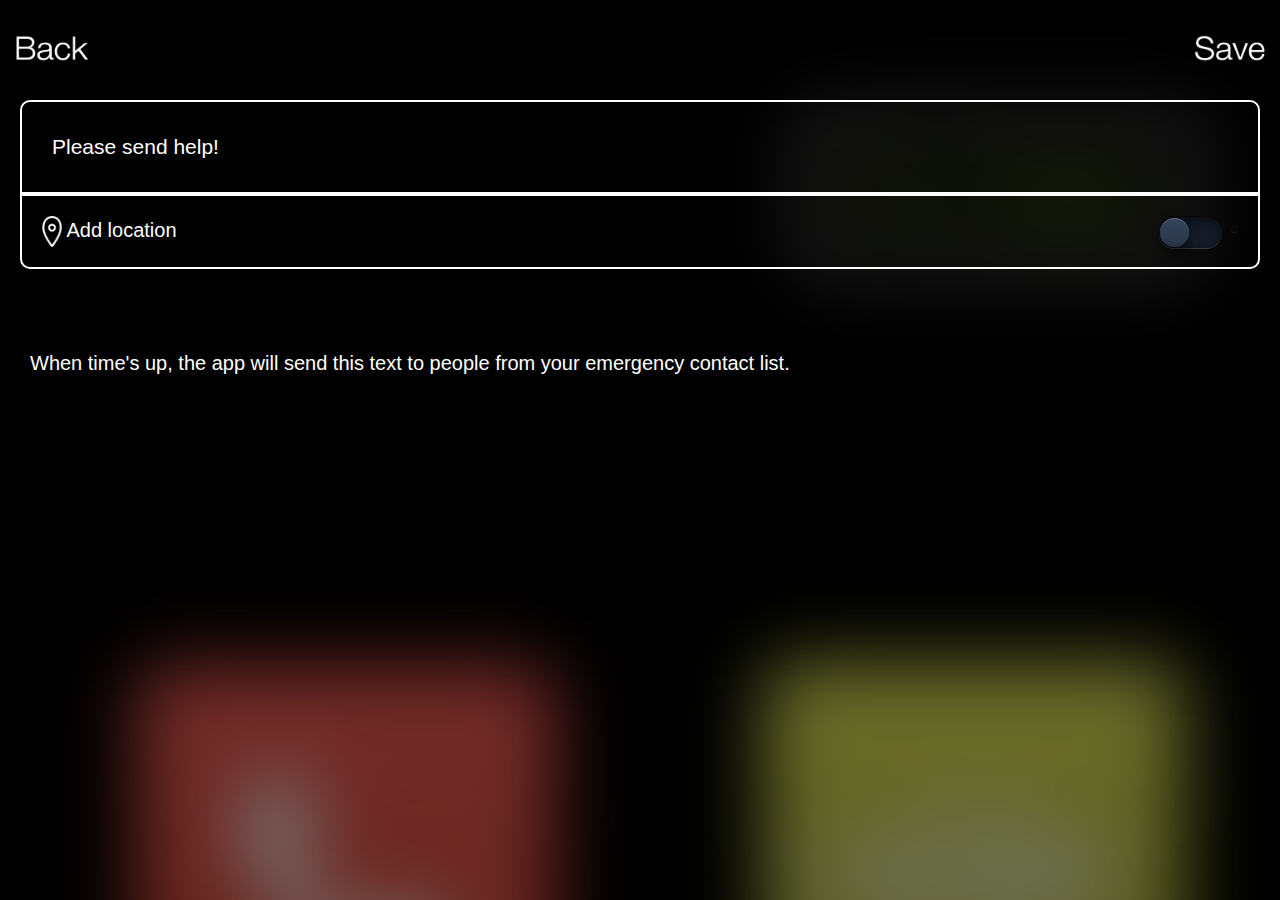
<file: www/edittext.html>
<!DOCTYPE html>
<html>
<head>
<meta charset = "utf-8"/>
	<title>Textedit</title>

<link rel="stylesheet" href="css/bootstrap.min.css">

<link rel="stylesheet" href="css/bootstrap-theme.min.css">

<link rel="stylesheet" href="css/custom.css">


<style>
body {
	background:url(images/bg.jpg) #000000 no-repeat left top;
	background-size: 100%;
}
</style>

<script type="text/javascript">


function saveEdits() {

var usergps = document.getElementById("gpstoggle").checked;

localStorage.GPS = usergps;

var editElem = document.getElementById("edit");

var userVersion = editElem.innerHTML;

localStorage.userEdits = userVersion;

document.getElementById("update").innerHTML="Edits saved!"

localStorage.textcheck = 1;

}

function checkEdits() {
if(localStorage.userEdits!=null){
	if(localStorage.GPS==='true')
	document.getElementById("gpstoggle").checked = true;
	else
	document.getElementById("gpstoggle").checked = false;	
	document.getElementById("edit").innerHTML = localStorage.userEdits;
}
}


</script>

</head>
<body onload="checkEdits()">
<div><image height ="30px"/></div>
<a href = 'setup.html'><img id = "backbutton" align="left" src="images/back.png" width="100" height = "40" padding-top = "10px"/></a>
<div><img id = "savebutton" align = "right" src ="images/save.png" width="100" height = "40" onclick="saveEdits()"/></div>

<div id="edit" contenteditable="true">
Please send help!
</div>
<div id="gps">
<img id = "location" align ="middle" src="images/location.png" width="20px"/>
Add location
<div class="switch" id="togglebutton">
 <input type="checkbox" id = "gpstoggle" name="toggle">
 <label for="toggle"><i></i></label>
 <span></span></div>
</div>

<div id="update"> When time's up, the app will send this text to people from your emergency contact list.</div>


<script src="js/jquery.min.js"></script>
<script src="js/bootstrap.min.js"></script>
</body>
</html>
</file>
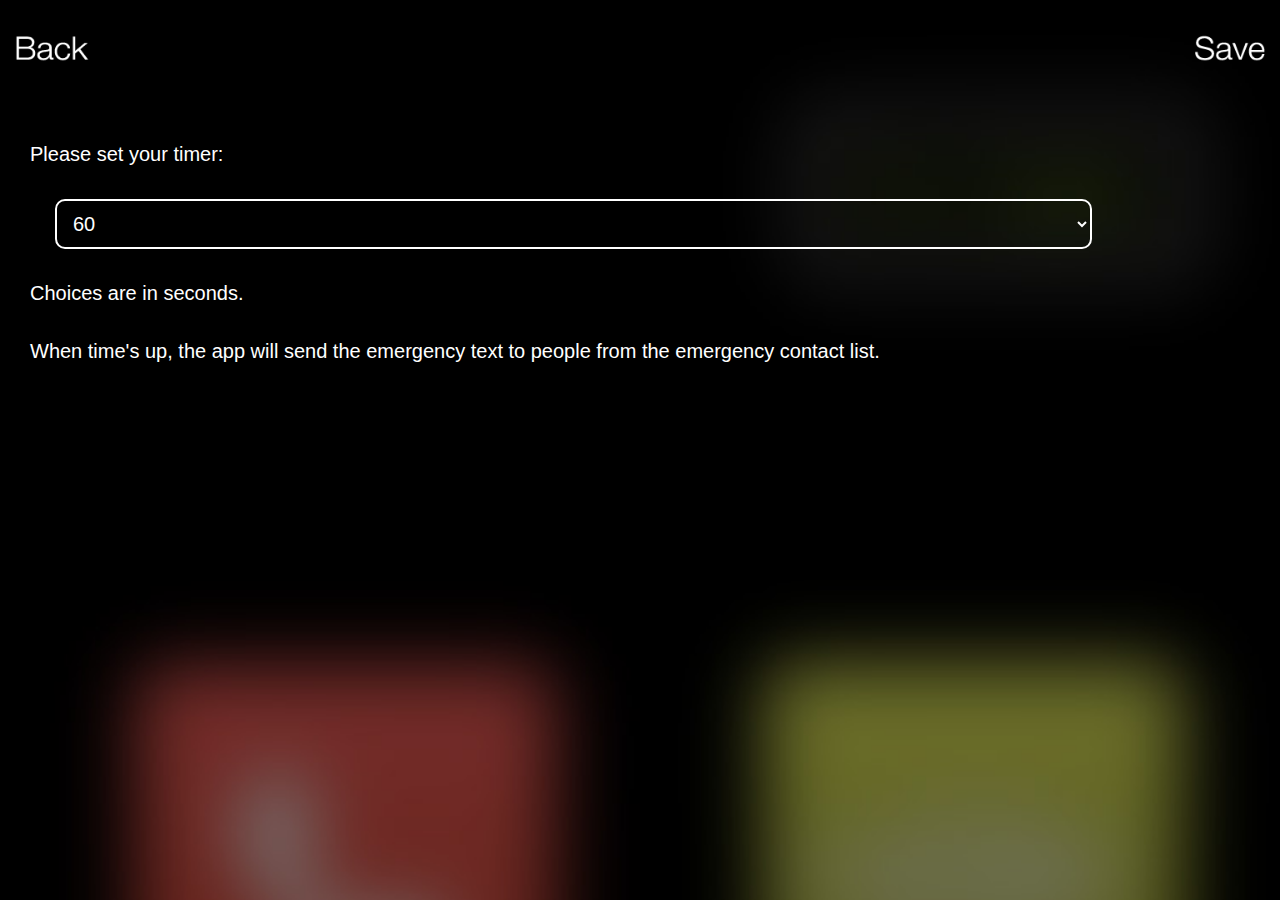
<file: www/edittimer.html>
<!DOCTYPE html>
<html>
<head>
<meta charset = "utf-8"/>
	<title>timer</title>

	<style>
body {
	background:url(images/bg.jpg) #000000 no-repeat left top;
	background-size: 100%;
}
</style>	

<link rel="stylesheet" href="css/bootstrap.min.css">

<link rel="stylesheet" href="css/bootstrap-theme.min.css">

<link rel="stylesheet" href="css/custom.css">

</head>
<body>

<div><image height ="30px"/></div>
<a href = 'setup.html'><img id = "backbutton" align="left" src="images/back.png" width="100" height = "40" padding-top = "10px"/></a>
<div><img id = "savebutton" align = "right" src ="images/save.png" width="100" height = "40" onclick="saveTimer()"/></div>
<div><image height ="30px"/></div>

<div id="timer1"> Please set your timer: </div>


<div class="col-xs-10">
<select class="form-control" id="choices">
  <option>60</option>
  <option>120</option>
  <option>180</option>
  <option>240</option>
  <option>300</option>
</select>
</div>

<div id="timer3">Choices are in seconds.</div>

<div id="timer2"> When time's up, the app will send the emergency text to people from the emergency contact list.</div>

<script type="text/javascript">
function saveTimer(){
var inputTimer = document.getElementById("choices").value;
localStorage.userTimer = inputTimer;
document.getElementById("timer2").innerHTML="Your new timer is " + inputTimer + "  seconds.";
localStorage.timercheck = 1;

}
</script>
<script src="js/jquery.min.js"></script>
<script src="js/bootstrap.min.js"></script>
</body>
</html>
</file>
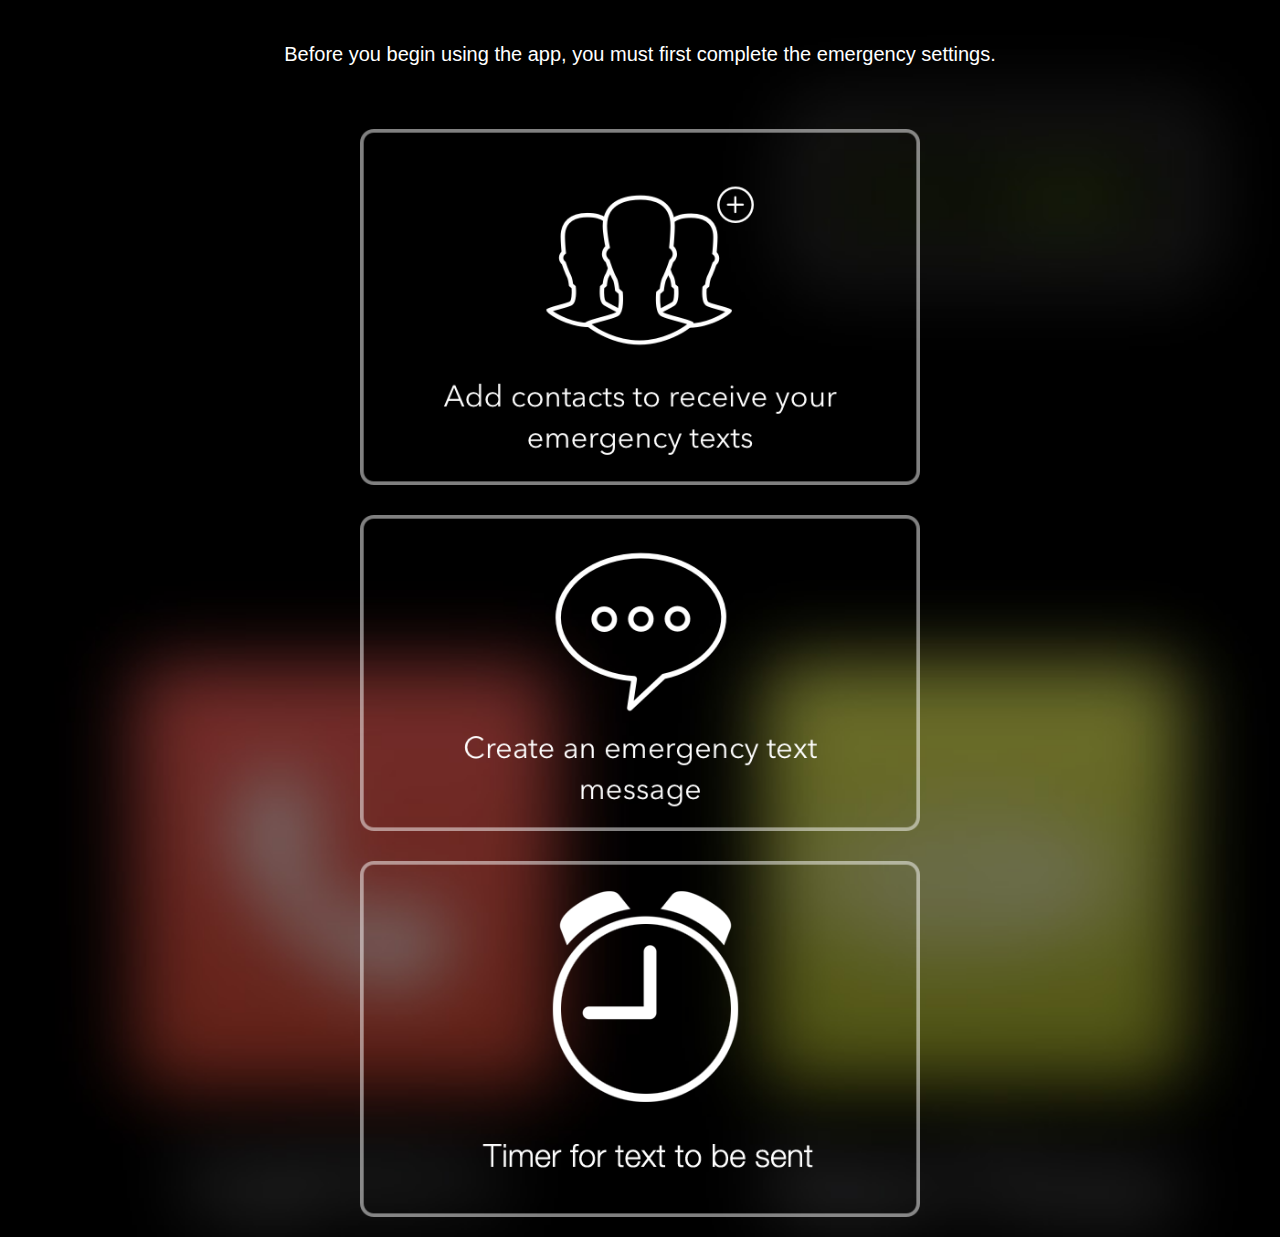
<file: www/setup.html>
<!DOCTYPE html>
<html>
<head>
<meta charset = "utf-8"/>
<meta http-equiv="X-UA-Compatible" content="IE=edge">
<meta name="viewport" content="width=device-width, initial-scale=1">
	<title>Setup</title>

<style>
body {
  background:url(images/bg.jpg) #000000 no-repeat left top;
  background-size: 100%;
}
</style>
<script type="text/javascript">
  function check(){
    if(localStorage.contactcheck==="1"&&localStorage.timercheck==="1"&&localStorage.textcheck==="1"){
    document.getElementById("emergency").style.display = "block";
    document.getElementById("warningtext").style.display = "none";}
  }
</script>

<link rel="stylesheet" href="css/bootstrap.min.css">

<link href="css/jumbotron-narrow.css" rel="stylesheet">

<link rel="stylesheet" href="css/bootstrap-theme.min.css">

<link rel="stylesheet" href="css/custom.css">

</head>
<body onload="check();">

<div id ="warningtext">
  <p> Before you begin using the app, you must first complete the emergency settings.</p>
</div>

<div class="container">

        <div id = "emergency"><center><a href="index.html"><image src = "images/emergency.png" width = "70%"/> </a></center></div>

        <div><image height ="30px"/></div>

        <div id = "contactbutton"><center><a href="addcontact.html"><image src = "images/contact.png" width = "80%"/> </a></center></div>

        <div><image height ="30px"/></div>

        <center><a href="edittext.html"><image src = "images/text.png" width = "80%"/> </a></center>

        <div><image height ="30px"/></div>

        <center><a href="edittimer.html"><image src = "images/timer.png" width = "80%" /> </a></center>

</div> 

</div>


<script src="js/jquery.min.js"></script>
<script src="js/bootstrap.min.js"></script>
</body>
</html>
</file>
<file: www/css/custom.css>
#warningtext{
	color: white;
	padding: 20px 20px ;
	font-size: 20px;
	text-align: center;
}

.ok{
	color: white;	
	font-size: 35px;}


div #activate{
	font-weight: bold;
}

#call911{
	color:white;
	font-size: 20px;	
}

#emergency{
	display:none;
}


#starttimer{
	color:white;
	font-size: 20px;
}

#callbutton{
	margin:20px;
	width:100px;
}

#textbutton{
	margin:20px;
	width:100px;
}

img#add30button{
	padding-top: 20px;
	visibility: hidden;
}


div.countdowntext{
	padding: 40px 40px 20px 40px;
	color:white;
	font-size: 20px;
	
}

div.added30{
	padding: 0px 20px;
	color:white;
	font-size: 20px;
	
}

div.activateblock{
	position: relative;
	top:70px;
}

div#edit{
	color:white;
	padding: 30px;
	font-size: 21px;
	border: 2px solid white;
	border-top-left-radius: 10px;
	border-top-right-radius: 10px;
	margin: 70px 20px 0px 20px;

}

div#gps{
	color:white;
	padding: 20px;
	font-size: 20px;
	border: 2px solid white;
	border-bottom-left-radius: 10px;
	border-bottom-right-radius: 10px;
	margin: 0px 20px 0px 20px;

}

div#update{
color: white;
padding:80px 30px 30px 30px;
font-size: 20px;
}

div#update2{
color: white;
padding:30px 30px 30px 30px;
font-size: 20px;
}

div#timer1{
	color: white;	padding:80px 30px 30px 30px;
	font-size: 20px;
}


div#timer2{
	color: white;
	padding:0px 30px 30px 30px;
	font-size: 20px; -top
	}

div#timer3{
	color: white;
	padding:80px 30px 30px 30px;
	font-size: 20px;}

#contacttable{
color:white;
margin-top: 20px;
margin-bottom: 50px;
border:2px 0px solid white;
font-size: 20px;
}

.contacthover:hover{
color:black;
margin-top: 20px;
border:2px solid white;
font-size: 20px;
}

.contacthover1:hover{
color:black;
margin-top: 20px;
border:2px solid white;
font-size: 20px;
}


.contacthover2:hover{
color:black;
margin-top: 20px;
border:2px solid white;
font-size: 20px;
}


.contacthover3:hover{
color:black;
margin-top: 20px;
border:2px solid white;
font-size: 20px;
}


.contacthover4:hover{
color:black;
margin-top: 20px;
border:2px solid white;
font-size: 20px;
}

#savebutton{
	display:inline;
}

#backbutton{
	display: inline;
}

#safebutton{
	position: absolute;
	right:30px;
}

#setupbutton{
  position: absolute;
  left:30px;
}

p#edit4{
	padding: 50px 30px 0px 30px;
	color:white;
	font-size: 20px;
}


.switch input {
  top: 0;
  right: 0;
  bottom: 0;
  left: 0;
  -ms-filter: "progid:DXImageTransform.Microsoft.Alpha(Opacity=0)";
  filter: alpha(opacity=0);
  -moz-opacity: 0;
  opacity: 0;
  z-index: 100;
  position: absolute;
  width: 100%;
  height: 100%;
  cursor: pointer;
}

.switch {
  float:right;
  width: 80px;
  height: 32px;
  position:relative;
  margin: 0px auto;
  display:inline-block;
}

.switch label {
  display: block;
  width: 80%;
  height: 100%;
  position: relative;
  background: #1F2736; /*#121823*/
  background: linear-gradient(#121823, #161d2b);
  border-radius: 30px 30px 30px 30px;
  box-shadow: inset 0 3px 8px 1px rgba(0,0,0,0.5),  inset 0 1px 0 rgba(0,0,0,0.5),  0 1px 0 rgba(255,255,255,0.2);
  -webkit-transition: all .5s ease;
  transition: all .5s ease;
}

.switch input ~ label i {
  display: block;
  height: 29px;
  width: 29px;
  position: absolute;
  left: 2px;
  top: 2px;
  z-index: 2;
  border-radius: inherit;
  background: #283446; /* Fallback */
  background: linear-gradient(#36455b, #283446);
  box-shadow: inset 0 1px 0 rgba(255,255,255,0.2),  0 0 8px rgba(0,0,0,0.3),  0 12px 12px rgba(0,0,0,0.4);
  -webkit-transition: all .5s ease;
  transition: all .5s ease;
}

.switch label + span {
  content: "";
  display: inline-block;
  position: absolute;
  right: 0px;
  top: 9px;
  width: 7px;
  height: 7px;
  border-radius: 10px;
  background: #283446;
  background: gradient-gradient(#36455b, #283446);
  box-shadow: inset 0 1px 0 rgba(0,0,0,0.2),  0 1px 0 rgba(255,255,255,0.1),  0 0 10px rgba(185,231,253,0),  inset 0 0 8px rgba(0,0,0,0.9),  inset 0 -2px 5px rgba(0,0,0,0.3),  inset 0 -5px 5px rgba(0,0,0,0.5);
  -webkit-transition: all .5s ease;
  transition: all .5s ease;
  z-index: 2;
}

/* Toggle */

.switch input:checked ~ label + span {
  content: "";
  display: inline-block;
  position: absolute;
  width: 7px;
  height: 7px;
  border-radius: 10px;
  -webkit-transition: all .5s ease;
  transition: all .5s ease;
  z-index: 2;
  background: #b9f3fe;
  background: gradient-gradient(#ffffff, #77a1b9);
  box-shadow: inset 0 1px 0 rgba(0,0,0,0.1),  0 1px 0 rgba(255,255,255,0.1),  0 0 10px rgba(100,231,253,1),  inset 0 0 8px rgba( 61,157,247,0.8),  inset 0 -2px 5px rgba(185,231,253,0.3),  inset 0 -3px 8px rgba(185,231,253,0.5);
}

.switch input:checked ~ label i {
  left: auto;
  left: 63%;
  box-shadow: inset 0 1px 0 rgba(255,255,255,0.2),  0 0 8px rgba(0,0,0,0.3),  0 8px 8px rgba(0,0,0,0.3),  inset -1px 0 1px #b9f3fe;
  -webkit-transition: all .5s ease;
  transition: all .5s ease;
}

div.item {
    vertical-align: top;
    display: inline-block;
    text-align: center;
 }

 .caption{
    display: block;
}

#choices{
	border-radius: 10px;
	position: relative;
	left:40px;
    height:50px;
    font-size: 20px;
    background-color: transparent;
    border: 2px solid white;
    color: white;
}

option{
	background: #FFFFFF;
	color:black;
}
</file>
<file: www/css/jumbotron-narrow.css>
/* Space out content a bit */
body {
  padding-top: 20px;
  padding-bottom: 20px;
}

/* Everything but the jumbotron gets side spacing for mobile first views */
.header,
.marketing,
.footer {
  padding-right: 15px;
  padding-left: 15px;
}

/* Custom page header */
.header {
  border-bottom: 1px solid #79808e;
}
/* Make the masthead heading the same height as the navigation */
.header h3 {
  padding-bottom: 19px;
  margin-top: 0;
  margin-bottom: 0;
  line-height: 40px;
}

/* Custom page footer */
.footer {
  padding-top: 19px;
  color: #777;
  border-top: 1px solid #79808e;
}

/* Customize container */
@media (min-width: 768px) {
  .container {
    max-width: 730px;
  }
}
.container-narrow > hr {
  margin: 30px 0;
}

/* Main marketing message and sign up button */
.jumbotron {
  text-align: center;
  border-bottom: 1px solid #79808e;
}
.jumbotron .btn {
  padding: 14px 24px;
  font-size: 21px;
}

/* Supporting marketing content */
.marketing {
  margin: 40px 0;
}
.marketing p + h4 {
  margin-top: 28px;
}

/* Responsive: Portrait tablets and up */
@media screen and (min-width: 768px) {
  /* Remove the padding we set earlier */
  .header,
  .marketing,
  .footer {
    padding-right: 0;
    padding-left: 0;
  }
  /* Space out the masthead */
  .header {
    margin-bottom: 30px;
  }
  /* Remove the bottom border on the jumbotron for visual effect */
  .jumbotron {
    border-bottom: 0;
  }
}
</file>
